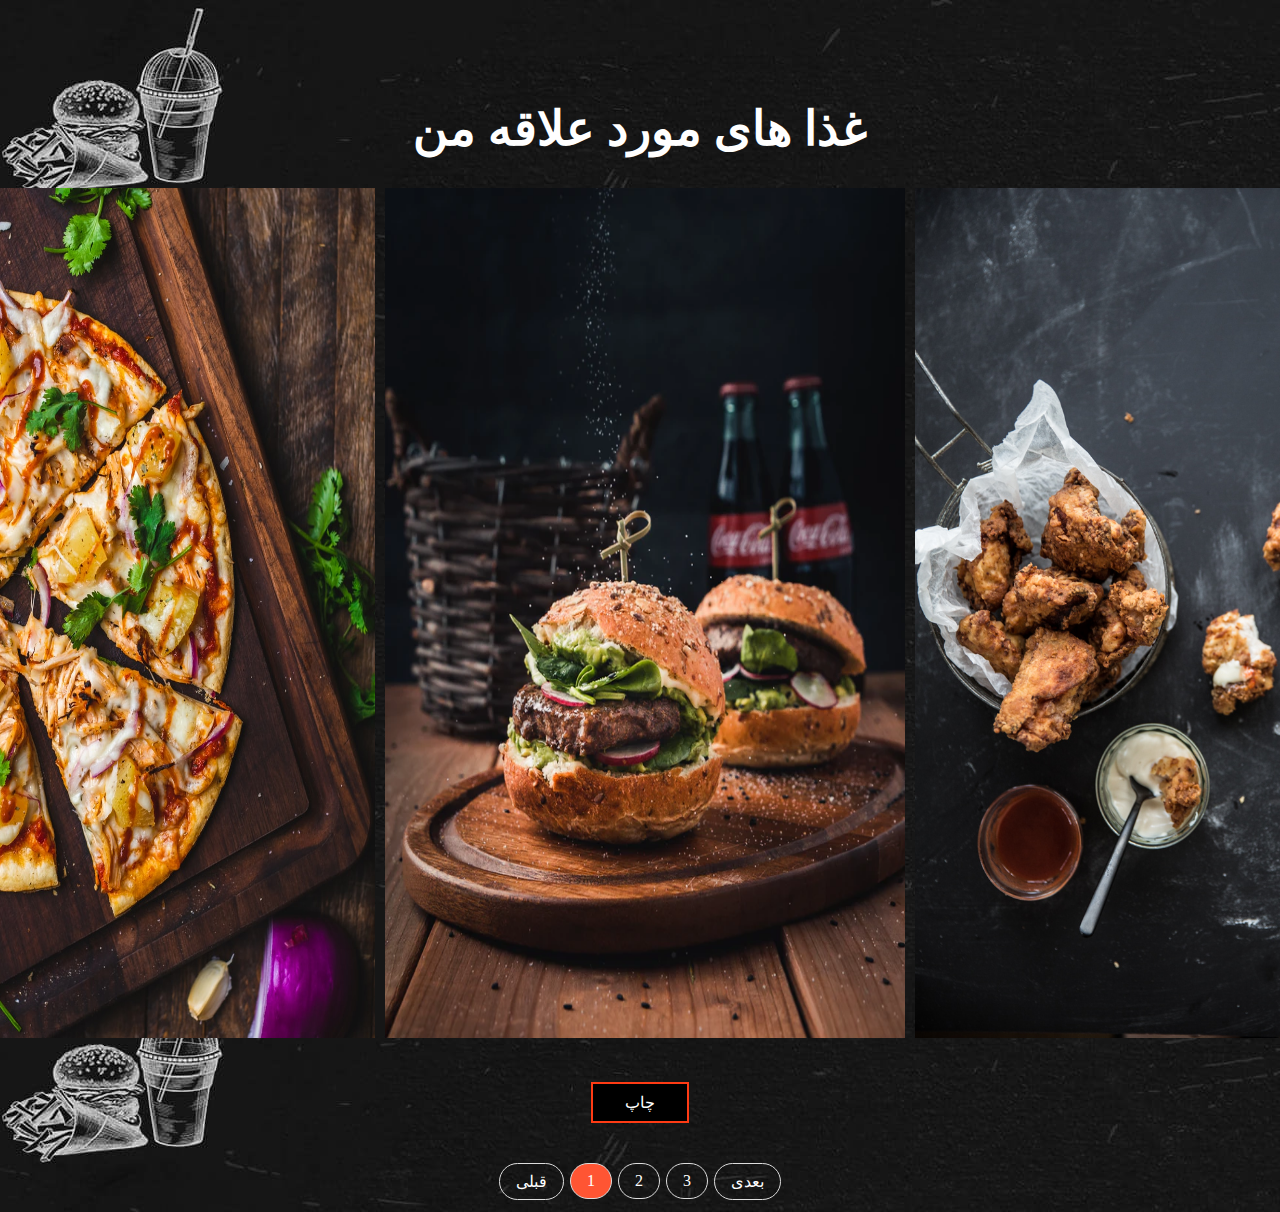
<file: index.html>
<!doctype html>
<html>
<head>
<meta charset="utf-8">
<link  href="page1.css" rel="stylesheet" type="text/css">
<title>Food</title>
</head>
<body class="Mybody" >
	<h1 class="Font" >غذا های مورد علاقه من</h1>
	<div class="myflex">
		<div>
			<img class="myimg" src="img/pizza.jpg" alt=""/>
		</div>
		<div>
			<img class="myimg" src="img/burger.jpg" alt=""/>
		</div>
		<div>
			<img class="myimg" src="img/fried_chicken.jpg" alt=""/>
		</div>
	</div><br></br>
	<div class="my-center">
		<button class="Print_button Print_button1" onclick="window.print()">چاپ</button>
	</div><br></br>
	<div class="my-center">
		<div class="page">
			<a href="page2.html">بعدی</a>
			<a href="page3.html">3</a>
			<a href="page2.html">2</a>
			<a href="index.html" class="active">1</a>
			<a href="#">قبلی</a>
		</div>
	</div>
</body>
</html>
</file>
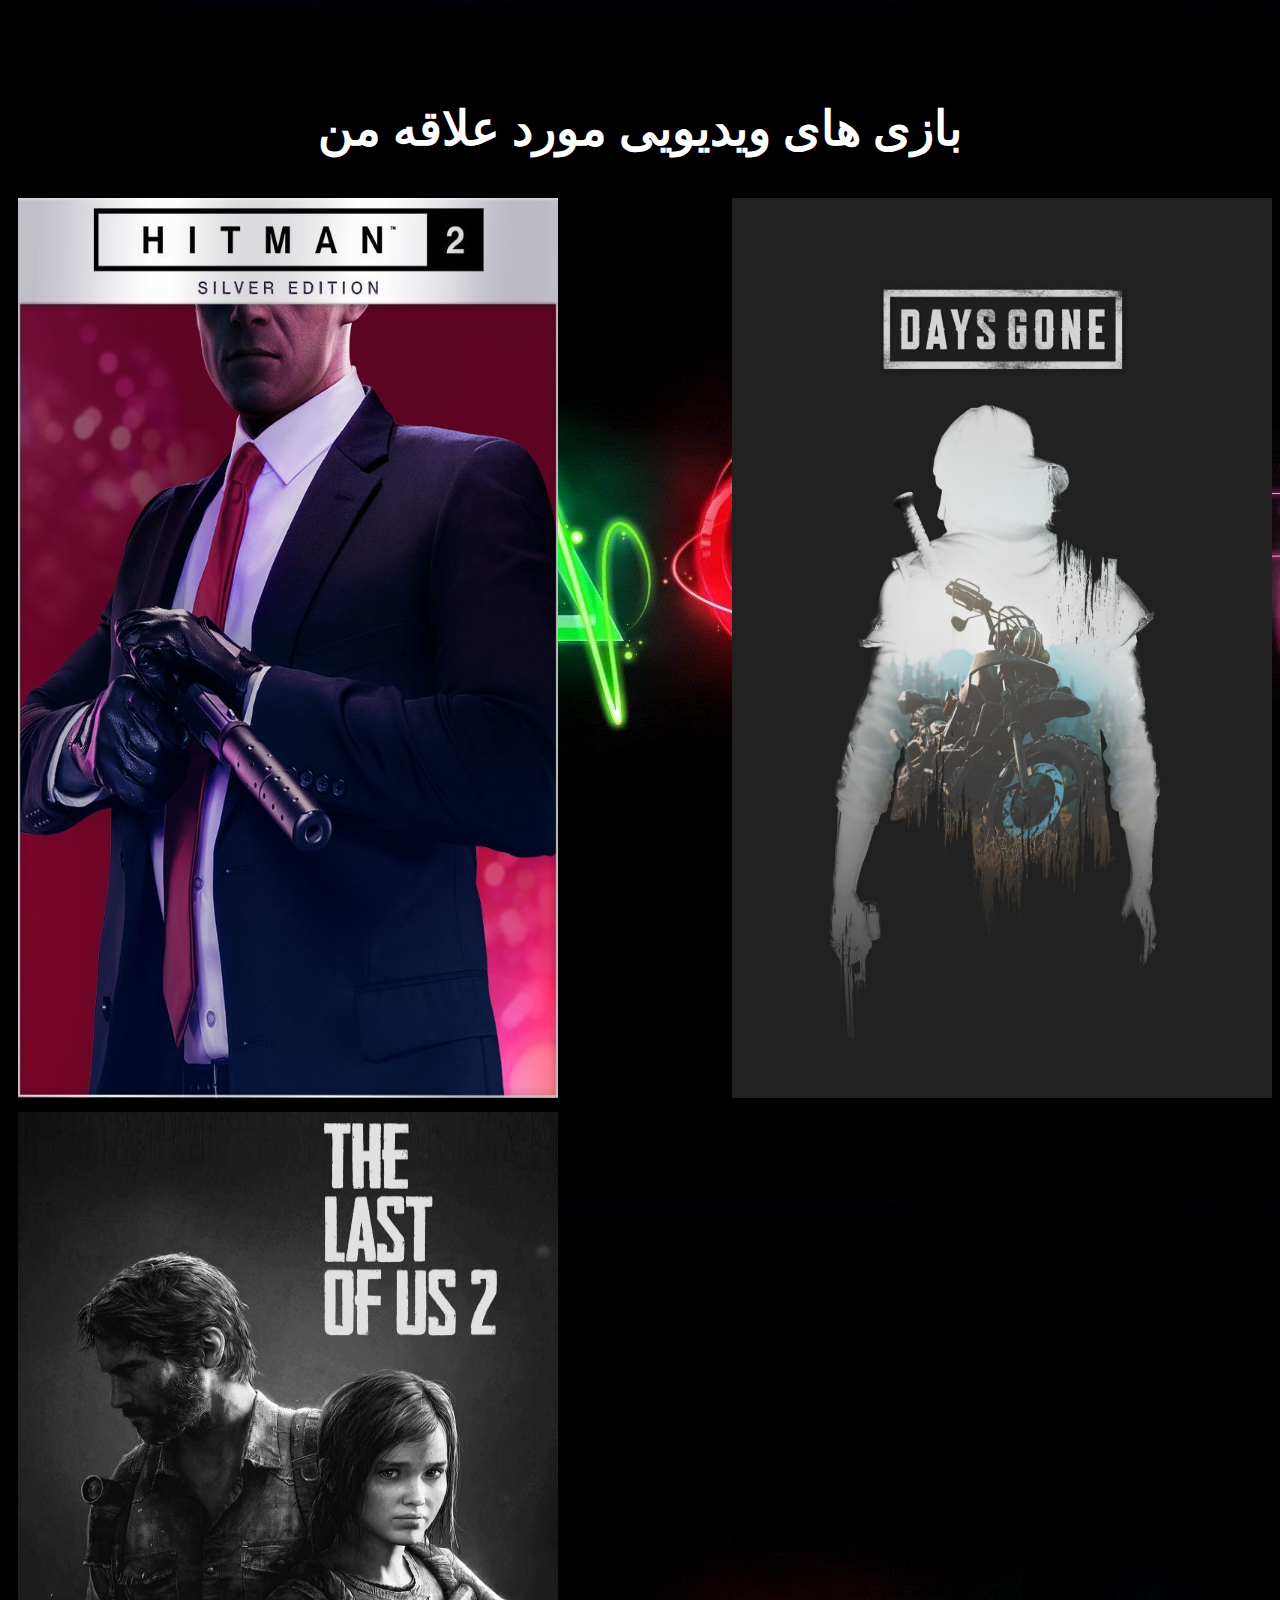
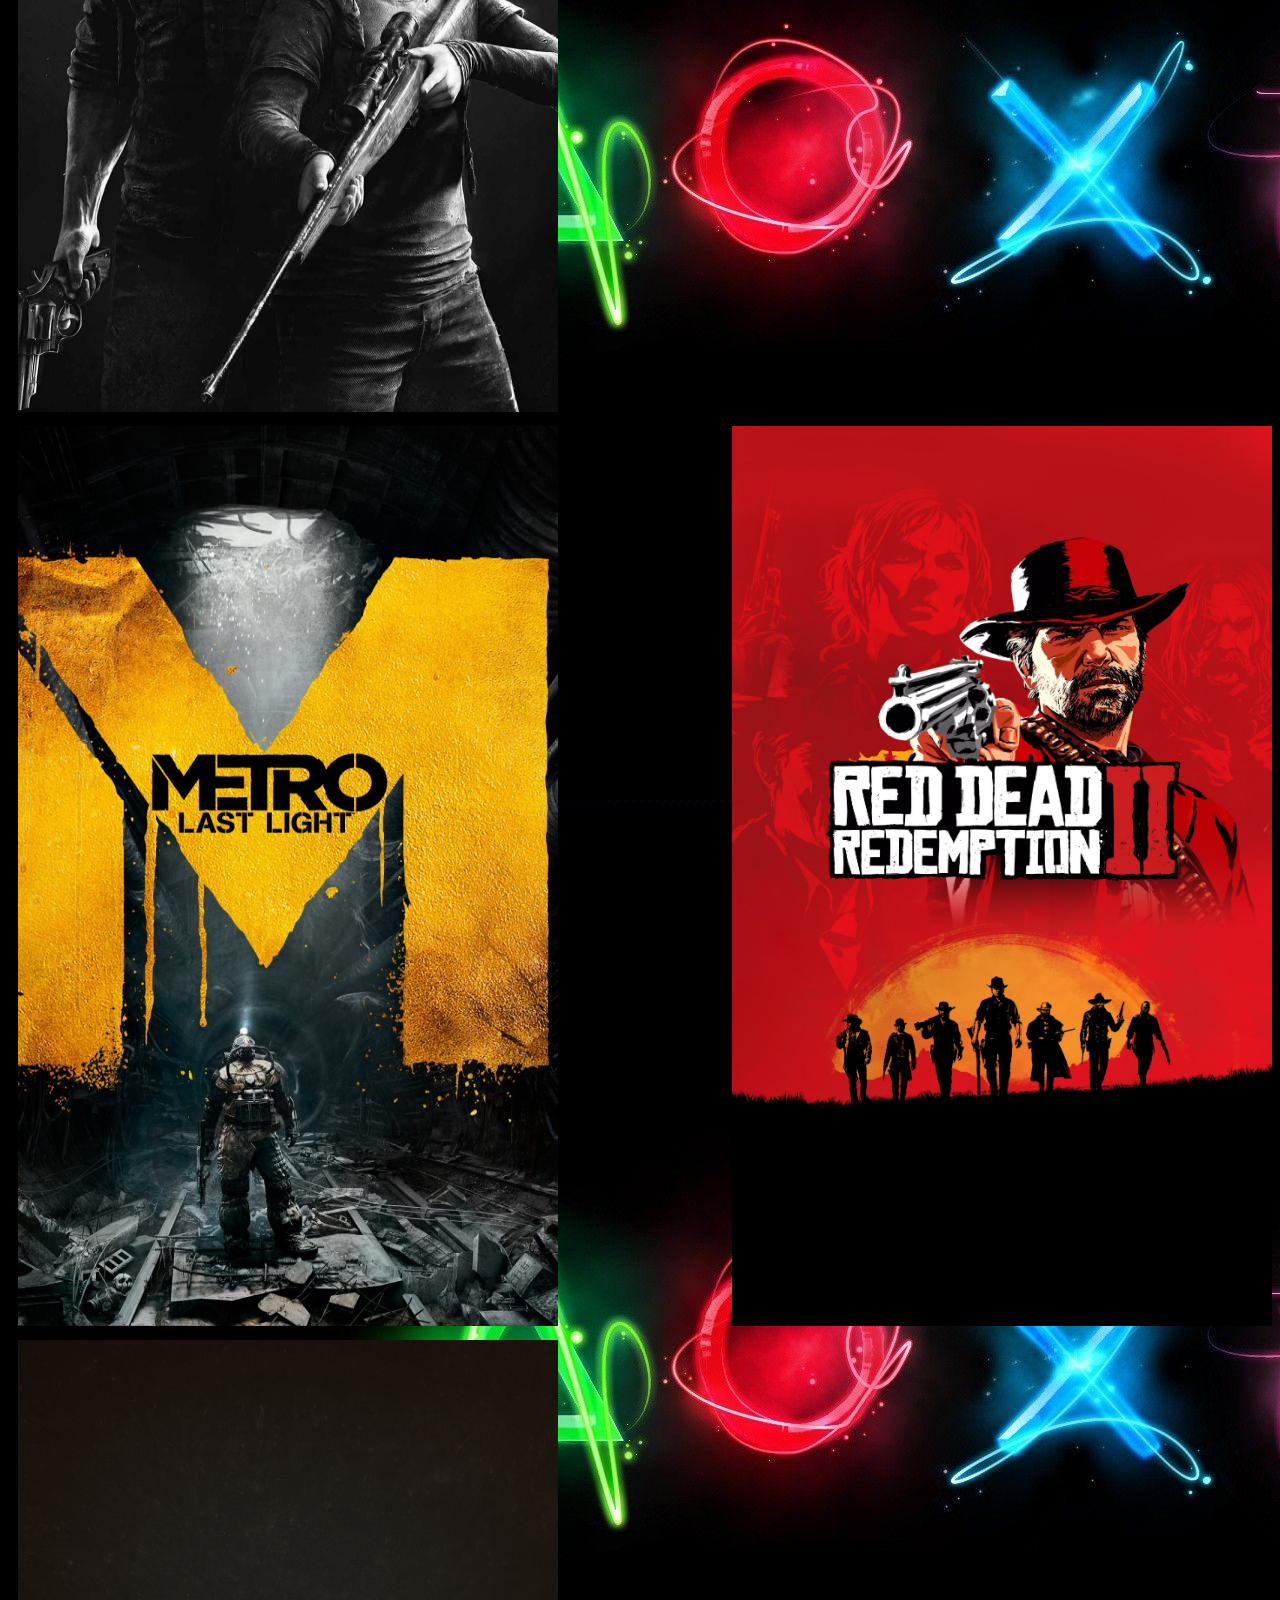
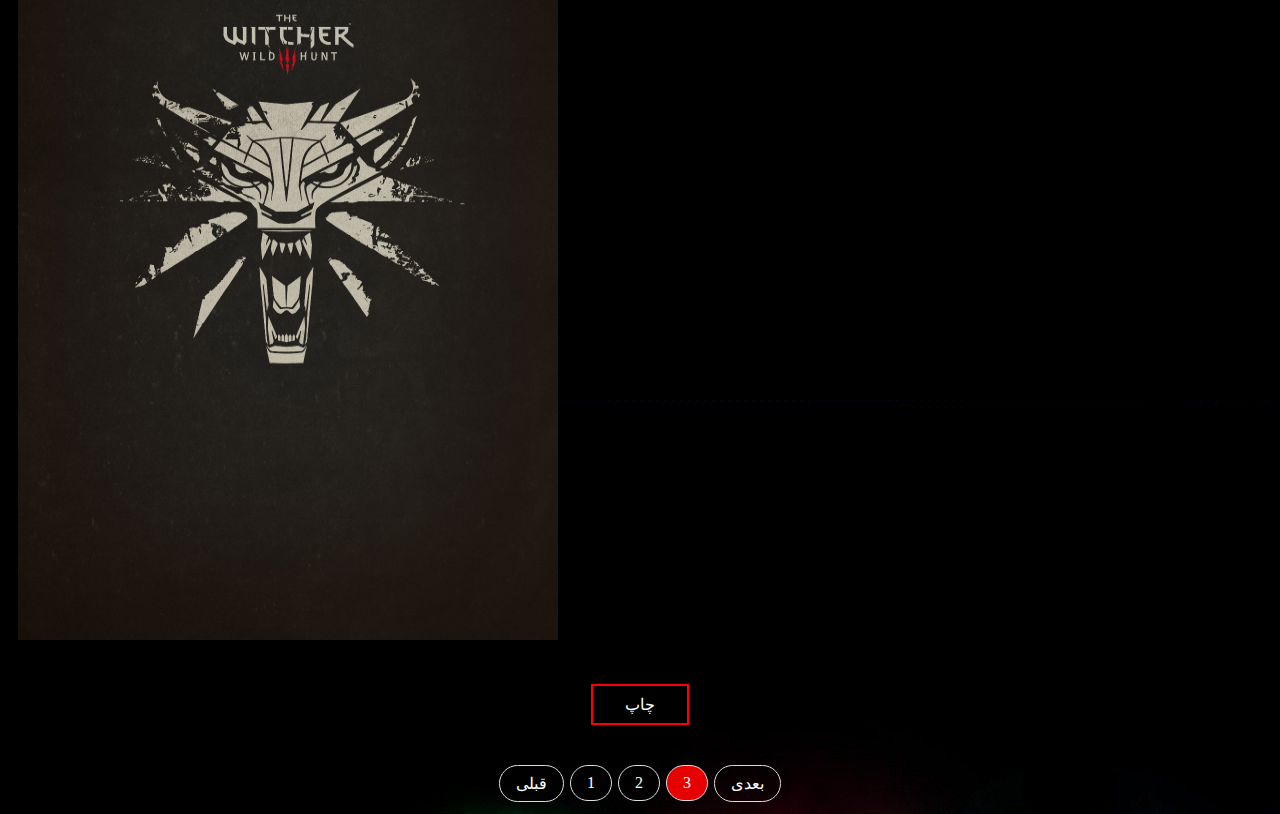
<file: page3.html>
<!doctype html>
<html>
<head>
<meta charset="utf-8">
<link  href="page3.css" rel="stylesheet" type="text/css">
<title>Game</title>
</head>
<body class="Mybody" >
	<h1 class="Font" >بازی های ویدیویی مورد علاقه من</h1>
	<div class="threeflex">
		<div>
			<img class="myimg" src="img/hitman.jpg" alt="" />
		</div>
		<div>
			<img class="myimg" src="img/Daysgon.jpg" alt=""/>
		</div>
		<div>
			<img class="myimg" src="img/Last.jpg" alt="" />
		</div>
	</div>
	<div class="threeflex">
		<div>
			<img class="myimg" src="img/metro.jpg" alt="" />
		</div>
		<div>
			<img class="myimg" src="img/RDR2.jpg" alt=""/>
		</div>
		<div>
			<img class="myimg" src="img/witcher.jpg" alt="" />
		</div>		
	</div><br></br>
	<div class="my-center">
		<button class="Print_button Print_button1" onclick="window.print()">چاپ</button>
	</div><br></br>
	<div class="my-center">
		<div class="page">
			<a href="#">بعدی</a>
			<a href="page3.html"  class="active">3</a>
			<a href="page2.html">2</a>
			<a href="index.html">1</a>
			<a href="page2.html">قبلی</a>
		</div>
	</div>
</body>
</html>
</file>
<file: page1.css>
@charset "utf-8";
/* CSS Document */
.Mybody{
	min-height: 100vh;
	position: relative;
	justify-content: center;
	align-items: center;
	background-image:url("img/back.jpg");
}
.myflex{
	display: flex;
	align-items: center;
    justify-content: center;
}
.myimg{
	width: 520px;
	height: 850px;
	padding-left: 10px;
	

}
.Font{
    margin-top: 100px;
    width: 100%;
    align-items: center;
    justify-content: center;
    display: flex;
    font-size: 300%;
    color:white;
}
.my-center{
	text-align:center;
	color:white
}
.page{
	display: inline-block;
}

.page a{
	color: white;
	float: right;
	padding: 8px 16px;
	text-decoration: none;
	border-radius:50px;
	border: 1px solid #ddd;
	margin:0 3px;
}
.page a.active{
	background-color:#FF5533;
	color:#fff;
}
.page a:hover:not(.active){
	background-color:#FF5533;
}
.flex-container{
	display: flex;
	background-color: black;
}
.Print_button {
	border: none;
	color: black;
	padding: 9px 32px;
	text-align: center;
	text-decoration: none;
	display: inline-block;
	font-size: 16px;
	margin: 4px 2px;
	transition-duration: 0.4s;
	cursor: pointer;
}
.Print_button1{
	background-color: black; 
	color: white; 
	border: 2px solid #FF3B14;
}

.Print_button1:hover{
	background-color: #FF5533;
	color: white;
}
@media(max-width:768px){
	.myimg{
		width: 320px;
		height: 420px;
	}
	.Font{
		font-size:150% ;
	}
	.myflex{
		flex-direction : column;
	}
}
</file>
<file: page3.css>
@charset "utf-8";
/* CSS Document */
.Mybody{
    min-height: 100vh;
    position: relative;
    font-family: "Vazir";
    justify-content: center;
    align-items: center;
    background-image:url("img/game.jpg");
  }
.myflex{
    display: flex;
    align-items: center;
    justify-content: center;
}
.threeflex{
	display: flex;
	flex-direction: row;
	flex-wrap: wrap;
	justify-content: space-between;
	align-items: flex-start;
	align-content: center;
}
.myimg{
	width: 540px;
	height: 900px;
	padding-left: 10px;
	padding-top: 10px;

}
.Font{
	margin-top: 100px;
    width: 100%;
    align-items: center;
    justify-content: center;
    display: flex;
    font-size: 300%;
    color:white;
}
.my-center{
	text-align:center;
	color:white
}
.page{
	display: inline-block;
}
.page a{
	color: white;
	float: right;
	padding: 8px 16px;
	text-decoration: none;
	border-radius:50px;
	border: 1px solid #ddd;
	margin:0 3px;
}

.page a.active{
	background-color:#E60000;
	color:#fff;
}
.page a:hover:not(.active){
	background-color:#E60000;
}

.flex-container {
	display: flex;
	background-color: black;
}
.Print_button {
	border: none;
	color: black;
	padding: 9px 32px;
	text-align: center;
	text-decoration: none;
	display: inline-block;
	font-size: 16px;
	margin: 4px 2px;
	transition-duration: 0.4s;
	cursor: pointer;
}
.Print_button1{
	background-color: black; 
	color: white; 
	border: 2px solid red;
}
.Print_button1:hover {
	background-color: #E60000;
	color: white;
}
@media(max-width:768px){
	.myimg{
		width: 320px;
		height: 420px;
	}
	.Font{
		font-size:150% ;
	}
	.myflex{
		 flex-direction : column;
	}
}
</file>
